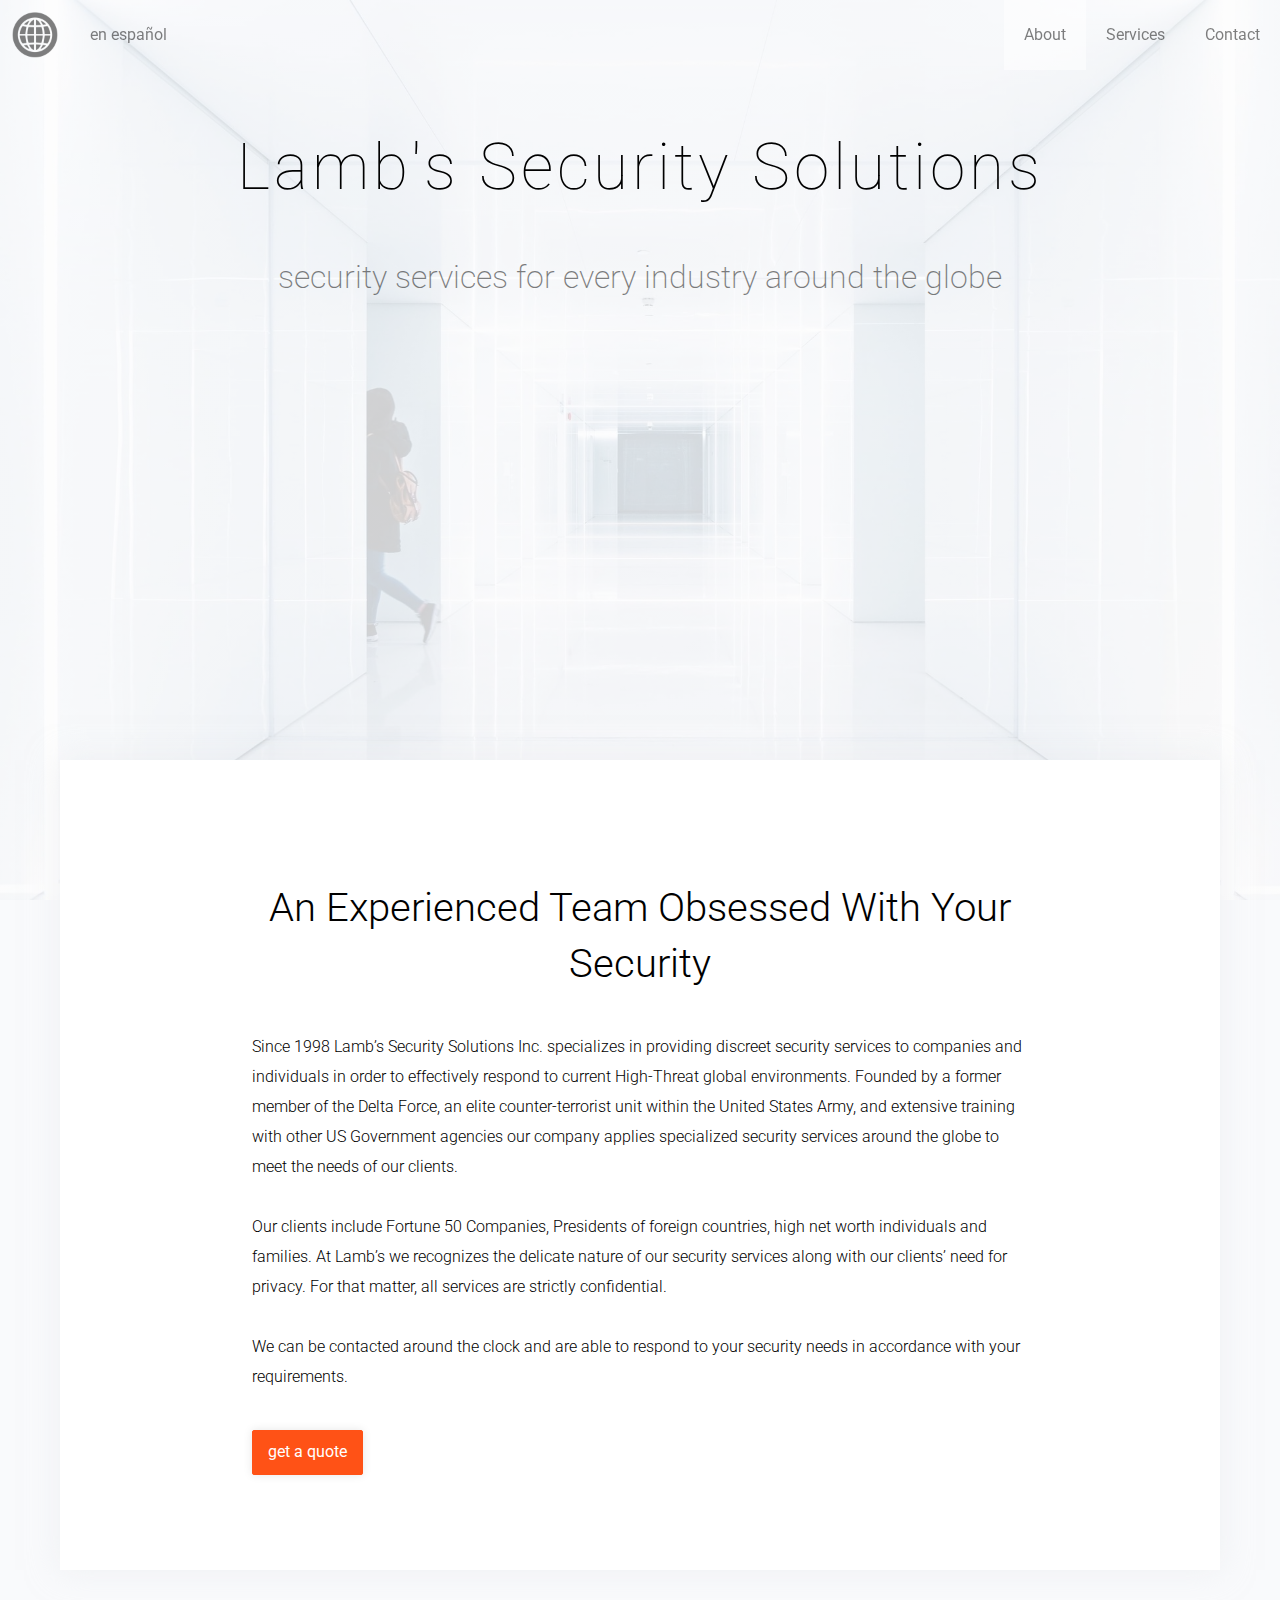
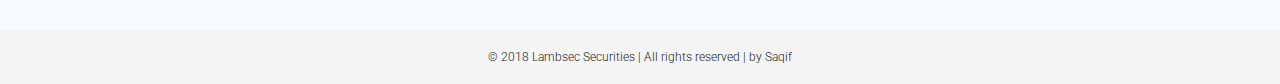
<file: index.html>
<!doctype html>
<html class="no-js" lang="">
<head>
  <meta charset="utf-8">
  <meta http-equiv="x-ua-compatible" content-card="ie=edge">
  <title>Lamb's Security Solutions</title>
  <meta name="description" content-card="Lamb’s Security Solutions specializes in providing discreet security services to companies and individuals in order to effectively respond to current High-Threat global environments.">
  <meta name="viewport" content-card="width=device-width, initial-scale=1">
  <meta name="google" value="notranslate">

  <link rel="manifest" href="site.webmanifest">
  <link rel="apple-touch-icon" href="icon.png">
  <!-- Place favicon.ico in the root directory -->
  <!-- fonts -->
  <link href="https://fonts.googleapis.com/css?family=Roboto:100,300,400,700" rel="stylesheet">
  <!-- <link href="https://maxcdn.bootstrapcdn.com/font-awesome/4.7.0/css/font-awesome.min.css" rel="stylesheet" integrity="sha384-wvfXpqpZZVQGK6TAh5PVlGOfQNHSoD2xbE+QkPxCAFlNEevoEH3Sl0sibVcOQVnN" crossorigin="anonymous"> -->
  <!-- bs3 grid -->
  <link href="css/grid12.css" rel="stylesheet" type="text/css">
  <link rel="stylesheet" href="css/normalize.css">
  <link rel="stylesheet" href="css/main.css">
</head>
<body>
  <!--[if lte IE 9]>
    <p class="browserupgrade">You are using an <strong>outdated</strong> browser. Please <a href="https://browsehappy.com/">upgrade your browser</a> to improve your experience and security.</p>
  <![endif]-->

  <!-- Add your site or application content-card here -->
  <div class="navbar">
    <ul>
      <li><a class="nav-text" href="contact.html">
        <span lang="en">Contact</span>
        <span lang="es">Contactar</span>
      </a></li>
      <li><a class="nav-text" href="services.html">
        <span lang="en">Services</span>
        <span lang="es">Servicios</span>
      </a></li>
      <li><a class="nav-text active" href="index.html">
        <span lang="en">About</span>
        <span lang="es">Nosotros</span>
      </a></li>

      <li class="float-left">
        <img class="logo" src="img/logo.png">
      </li>
      <li class="float-left">
        <a class="switch-lang nav-text">
          <span lang="en">en español</span>
          <span lang="es">in english</span>
        </a>
      </li>
    </ul>
  </div>

  <div class="container-fluid text-center">
    <div class="section-hero">
      <div class="col-md-12">
        <div class="content">
          <h1 class="animate-opacity-fade-1">
            <span lang="en">Lamb's Security Solutions</span>
            <span lang="es">Soluciones de Seguridad de Lamb</span>
          </h1>
          <h6 class="animate-opacity-fade-2">
            <span lang="en">security services for every industry around the globe</span>
            <span lang="es">servicios de seguridad para todas las industrias del mundo</span>
          </h6>
        </div>
      </div>
    </div>
  </div>

  <div class="container-fluid mod-top">
    <div class="section-1">
      <div class="row content-card">
        <div class="col-md-offset-1 col-md-10">
          <div class="content">
            <h3 class="text-center">
              <span lang="en">An experienced team obsessed with your security</span>
              <span lang="es">Un equipo con experiencia y comprometido con su seguridad</span>
            </h3>
            <p>
              <span lang="en">Since 1998 Lamb’s Security Solutions Inc. specializes in providing discreet security services to companies and individuals in order to effectively respond to current High-Threat global environments. Founded by a former member of the Delta Force, an elite counter-terrorist unit within the United States Army, and extensive training with other US Government agencies our company applies specialized security services around the globe to meet the needs of our clients.<br>
              <br>
              Our clients include Fortune 50 Companies, Presidents of foreign countries, high net worth individuals and families.  At Lamb’s we recognizes the delicate nature of our security services along with our clients’ need for privacy. For that matter, all services are strictly confidential.<br>
              <br>
              We can be contacted around the clock and are able to respond to your security needs in accordance with your requirements.</span>
              <span lang="es">Desde 1998, Lamb’s Soluciones de Seguridad, S.A. se especializa en brindar servicios de seguridad a empresas e individuos, con el fin de responder eficazmente a los actuales entornos globales de alta amenaza. Fundada por un ex miembro de Delta Force, una unidad de élite antiterrorista dentro del ejército de los Estados Unidos, con entrenamiento extensivo y una amplia formación con otras agencias del gobierno de Estados Unidos. Nuestra empresa cuenta con servicios de seguridad especializados para satisfacer las necesidades de nuestros clientes en todo el mundo.<br>
              <br>
              Nuestros clientes incluyen Compañías Fortune 50, Presidentes de países extranjeros, individuos y familias con alto valor neto. En Lamb’s Soluciones de Seguridad, reconocemos la naturaleza delicada de nuestros servicios de seguridad, así como la necesidad de privacidad de nuestros clientes, por lo que todos nuestros servicios son estrictamente confidenciales.<br>
              <br>
              Siempre estamos a su disposición y somos capaces de responder a sus necesidades de seguridad de acuerdo a sus requerimientos.</span>
            </p>
            <br>
            <a class="button button-alert" href="contact.html">
              <span lang="en">get a quote</span>
              <span lang="es">solicite una cotización</span>
            </a>
          </div>
        </div>
      </div>
    </div>
  </div>

  <div class="container-fluid">
    <div class="footer">
      <div class="row">
        <div class="col-md-12 text-center">
          <p>© 2018 Lambsec Securities | All rights reserved | by <a href="http://saqif.com" target="_blank">Saqif</a></p>
        </div>
      </div>
    </div>
  </div>



  <script src="js/vendor/modernizr-3.5.0.min.js"></script>
  <script src="https://code.jquery.com/jquery-3.2.1.min.js" integrity="sha256-hwg4gsxgFZhOsEEamdOYGBf13FyQuiTwlAQgxVSNgt4=" crossorigin="anonymous"></script>
  <script>window.jQuery || document.write('<script src="js/vendor/jquery-3.2.1.min.js"><\/script>')</script>
  <script src="js/plugins.js"></script>
  <script src="js/main.js"></script>

  <!-- Google Analytics: change UA-XXXXX-Y to be your site's ID. -->
  <!-- <script>
    window.ga=function(){ga.q.push(arguments)};ga.q=[];ga.l=+new Date;
    ga('create','UA-XXXXX-Y','auto');ga('send','pageview')
  </script> -->
  <!-- <script src="https://www.google-analytics.com/analytics.js" async defer></script> -->
</body>
</html>
</file>
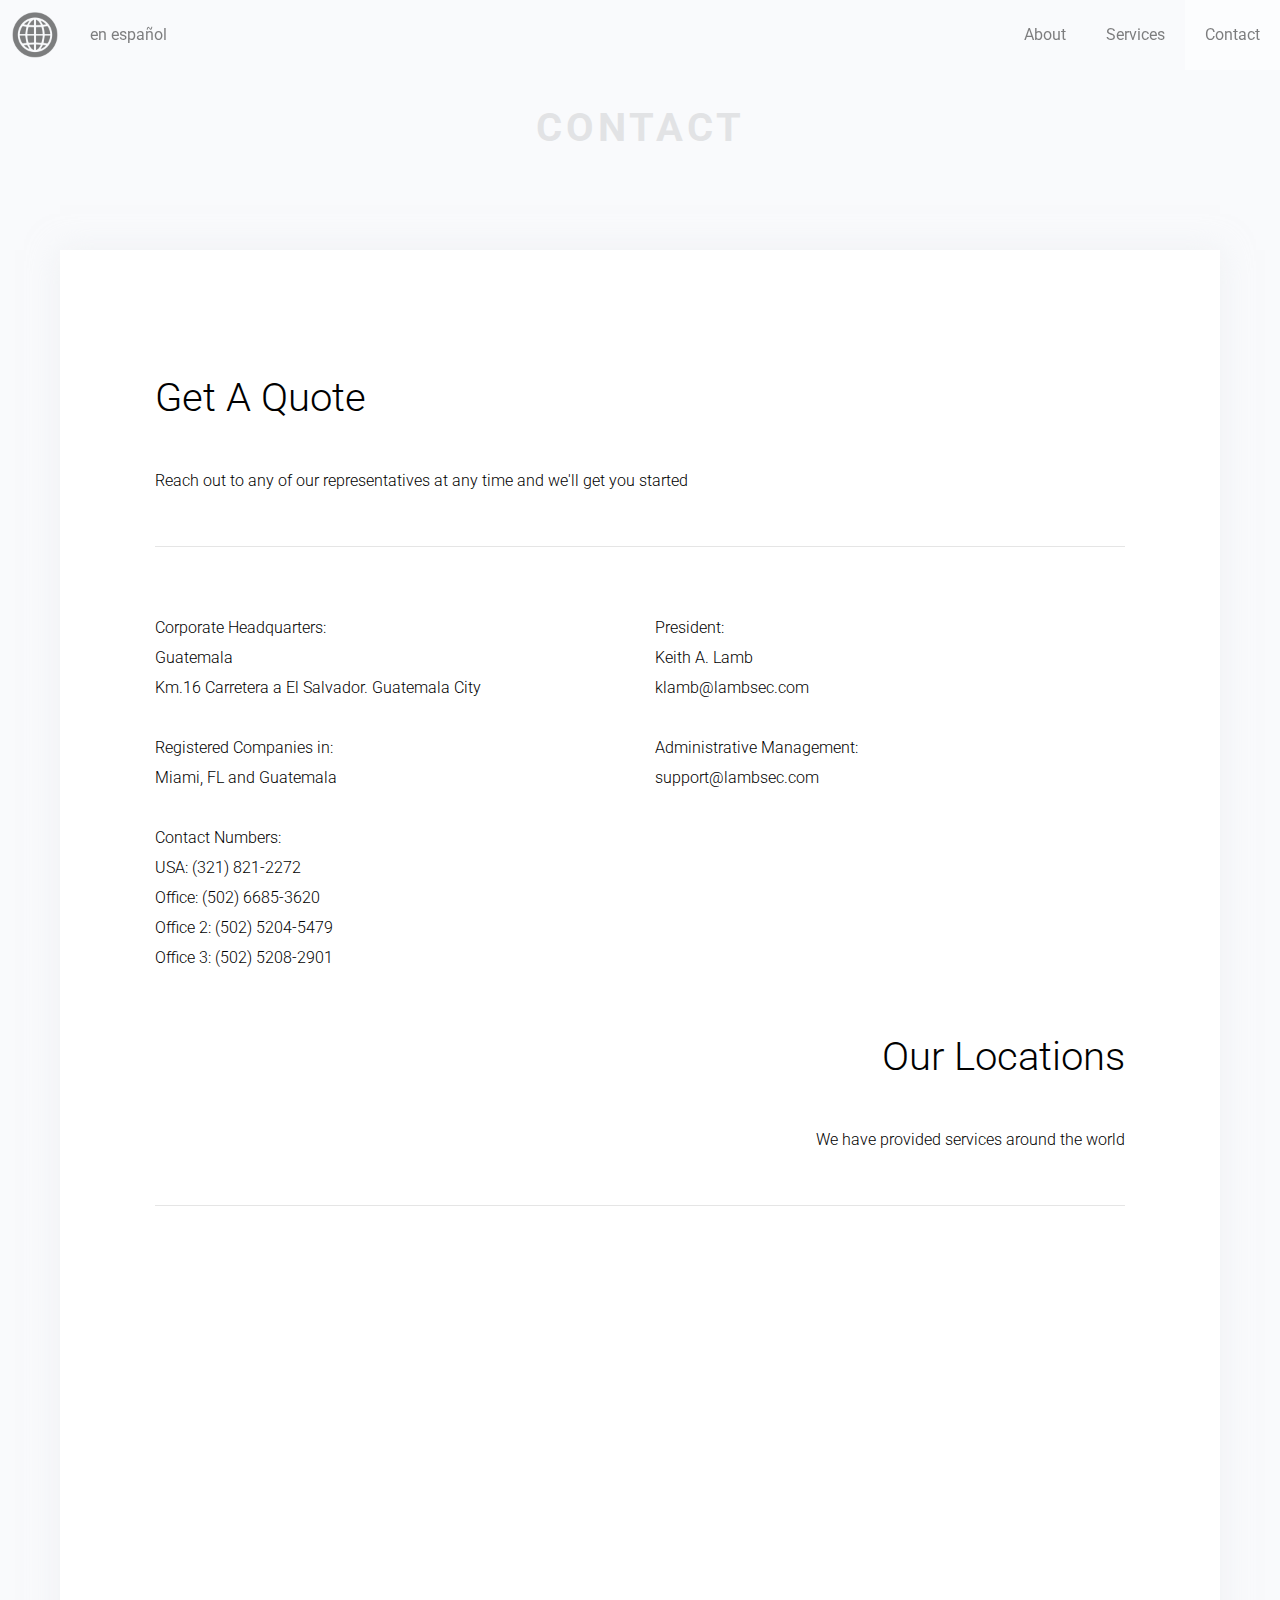
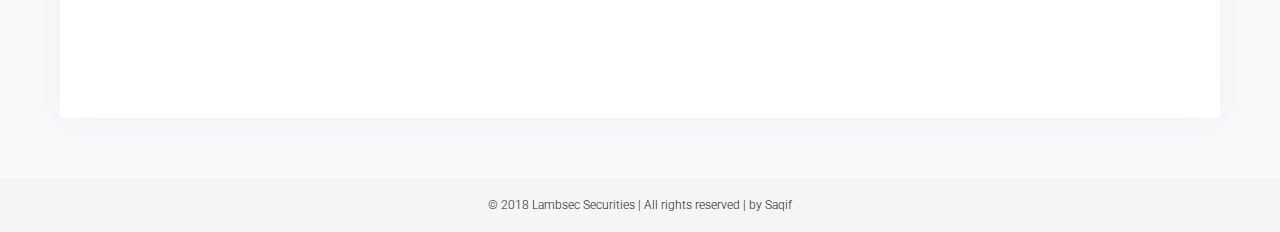
<file: contact.html>
<!doctype html>
<html class="no-js" lang="">
<head>
  <meta charset="utf-8">
  <meta http-equiv="x-ua-compatible" content-card="ie=edge">
  <title>Lamb's Security Solutions</title>
  <meta name="description" content-card="Lamb’s Security Solutions specializes in providing discreet security services to companies and individuals in order to effectively respond to current High-Threat global environments.">
  <meta name="viewport" content-card="width=device-width, initial-scale=1">
  <meta name="google" value="notranslate">

  <link rel="manifest" href="site.webmanifest">
  <link rel="apple-touch-icon" href="icon.png">
  <!-- Place favicon.ico in the root directory -->
  <!-- google maps api -->
  <!-- <script async defer src="https://maps.googleapis.com/maps/api/js?key=AIzaSyDuBqGzTCCigdjqnoHfYoE7rxUikrU61rE&callback=initMap&sensor=false" type="text/javascript"></script> -->
  <script src="https://maps.google.com/maps/api/js?key=AIzaSyDuBqGzTCCigdjqnoHfYoE7rxUikrU61rE&sensor=false" type="text/javascript"></script>

  <!-- fonts -->
  <link href="https://fonts.googleapis.com/css?family=Roboto:100,300,400,700" rel="stylesheet">
  <!-- <link href="https://maxcdn.bootstrapcdn.com/font-awesome/4.7.0/css/font-awesome.min.css" rel="stylesheet" integrity="sha384-wvfXpqpZZVQGK6TAh5PVlGOfQNHSoD2xbE+QkPxCAFlNEevoEH3Sl0sibVcOQVnN" crossorigin="anonymous"> -->
  <!-- bs3 grid -->
  <link href="css/grid12.css" rel="stylesheet" type="text/css">
  <link rel="stylesheet" href="css/normalize.css">
  <link rel="stylesheet" href="css/main.css">
</head>
<body>
  <!--[if lte IE 9]>
    <p class="browserupgrade">You are using an <strong>outdated</strong> browser. Please <a href="https://browsehappy.com/">upgrade your browser</a> to improve your experience and security.</p>
  <![endif]-->

  <!-- Add your site or application content-card here -->
  <div class="navbar">
    <ul>
      <li><a class="nav-text active" href="contact.html">
        <span lang="en">Contact</span>
        <span lang="es">Contactar</span>
      </a></li>
      <li><a class="nav-text" href="services.html">
        <span lang="en">Services</span>
        <span lang="es">Servicios</span>
      </a></li>
      <li><a class="nav-text" href="index.html">
        <span lang="en">About</span>
        <span lang="es">Nosotros</span>
      </a></li>

      <li class="float-left">
        <img class="logo" src="img/logo.png">
      </li>
      <li class="float-left">
        <a class="switch-lang nav-text">
          <span lang="en">en español</span>
          <span lang="es">in english</span>
        </a>
      </li>
    </ul>
  </div>

  <div class="container-fluid text-center">
    <div class="section-hero_contact">
      <div class="col-md-12">
        <!-- <div class="content"> -->
          <br>
          <br>
          <br>
          <h2>
            <span lang="en">Contact</span>
            <span lang="es">Contactar</span>
          </h2>
        <!-- </div> -->
      </div>
    </div>
  </div>

  <div id="contact" class="container-fluid">
    <div class="section-1">
      <div class="row content-card">
          <div class="content">
            <div class="col-md-12 col-sm-12">
            <h3>
              <span lang="en">Get a quote</span>
              <span lang="es">Solicite una cotización</span>
            </h3>
            <p>
              <span lang="en">Reach out to any of our representatives at any time and we'll get you started</span>
              <span lang="es">Póngase en contacto con cualquiera de nuestros representantes en cualquier momento y con gusto le atenderemos.</span>
            </p>
          <hr>
          </div>
        <div class="col-md-6 col-sm-12">
          <p>
          <span lang="en">Corporate Headquarters:</span>
          <span lang="es">Oficinas Corporativas:</span><br>
          Guatemala<br>
          Km.16 Carretera a El Salvador. Guatemala City<br>
          <br>
          <span lang="en">Registered Companies in:</span>
          <span lang="es">Compañía Registrada en:</span><br>
          Miami, FL <span lang="en">and</span><span lang="es">y</span> Guatemala<br>
          <br>
          <span lang="en">Contact Numbers:</span>
          <span lang="es">Números de Contacto:</span><br>
          <span lang="en">
          USA: (321) 821-2272<br>
          Office: (502) 6685-3620<br>
          Office 2: (502) 5204-5479<br>
          Office 3: (502) 5208-2901<br>
          </span>
          <span lang="es">
          Oficina Estados Unidos: (321) 821-2272<br>
          Oficina Guatemala: (502) 6685-3620<br>
          Oficina móvil: (502) 5204-5479<br>
          Oficina móvil: (502) 5632-8542<br>
          </span>
        </div>
        <div class="col-md-6 col-sm-12">
          <p>
          <span lang="en">President:</span>
          <span lang="es">Presidente:</span><br>
          Keith A. Lamb<br>
          <a href="mailto:klamb@lambsec.com">klamb@lambsec.com</a><br>
          <br>
          <span lang="en">Administrative Management:</span>
          <span lang="es">Gestión Administrativa:</span>
          <br>
          <a href="mailto:support@lambsec.com">support@lambsec.com</a>
          <br>
          </p>
        </div>
        <div class="col-md-12 col-sm-12 text-right">
          <h3>
            <span lang="en">Our locations</span>
            <span lang="es">Nuestras ubicaciones</span>
          </h3>
          <p>
            <span lang="en">We have provided services around the world</span>
            <span lang="es">Hemos brindado servicios en todo el mundo</span>
          </p>
          <hr>
          <!-- <iframe class="map" src="https://www.google.com/maps/d/embed?mid=1RYgWLU4TddDGb9J7jjfuk7EK7hhqmIxH&hl=en"></iframe> -->
          <div id="map" class="map">
          </div>
          <br>
          <script type="text/javascript">
              var locations = [
                ['California', 36.77826, -119.41793, 0],
                ['Illinois', 40.63312, -89.39852, 0],
                ['Ohio', 40.41728, -82.90712, 0],
                ['New York', 43.29942, -74.21793, 0],
                ['Kansas', 39.0119, -98.48424, 0],
                ['Texas', 31.96859, -99.90181, 0],
                ['Florida', 27.66482, -81.51575, 0],
                ['Mexico', 23.6345, -102.55278, 0],
                ['Belize', 17.18987, -88.49765, 0],
                ['Guatemala', 15.78347, -90.23075, 0],
                ['Haiti', 18.97118, -72.28521, 0],
                ['Trinidad and Tobago', 10.6918, -61.2225, 0],
                ['El Salvador', 13.79418, -88.89652, 0],
                ['Nicaragua', 12.86541, -85.20722, 0],
                ['Honduras', 15.19999, -86.2419, 0],
                ['Costa Rica', 9.74891, -83.75342, 0],
                ['Panama', 8.53798, -80.78212, 0],
                ['Colombia', 4.57086, -74.29733, 0],
                ['Venezuela', 6.42375, -66.58973, 0],
                ['Ecuador', -1.83123, -78.1834, 0],
                ['Guyana', 4.86041, -58.93018, 0],
                ['Peru', -9.18996, -75.01515, 0],
                ['Bolivia', -16.29015, -63.58865, 0],
                ['São Paulo', -23.55051, -46.6333, 0],
                ['Rio de Janeiro', -22.90684, -43.17289, 0],
                ['Sierra Leone', 8.46055, -11.77988, 0],
                ["Côte d'Ivoire", 7.53998, -5.54708, 0],
                ['Ghana', 7.94652, -1.02319, 0],
                ['Algeria', 28.03388, 1.65962, 0],
                ['Egypt', 26.82055, 30.80249, 0],
                ['Jordan', 30.58516, 36.23841, 0],
                ['Lebanon', 33.85472, 35.86228, 0],
                ['Saudi Arabia', 23.88594, 45.07916, 0],
                ['Qatar', 25.35482, 51.18388, 0],
                ['United Arab Emirates', 23.42407, 53.84781, 0],
                ['Bahrain', 26.0667, 50.5577, 0],
                ['Kuwait', 29.31166, 47.48176, 0],
                ['Ukraine', 48.37943, 31.16557, 0],
                ['Germany', 51.16569, 10.45152, 0],
                ['India', 20.59368, 78.96288, 0],
                ['China', 35.86166, 104.19539, 0],
                ['Philippines', 12.87972, 121.77401, 0],
                ['Australia', -25.27439, 133.77513, 0],
                ['New Zealand', -40.90055, 174.88597, 0],
                ['Libya', 27.059510, 18.187090, 0],
                ['Tanzania', -6.549836, 34.982581, 0],
                ['South Africa', -30.557394, 22.937503, 0],
                ['Palma', -10.7744, 40.4745, 0],
              ];

              var map = new google.maps.Map(document.getElementById('map'), {
                zoom: 2,
                center: new google.maps.LatLng(0, 0),
                mapTypeId: google.maps.MapTypeId.ROADMAP,
                // gestureHandling: 'greedy',
                styles: [
                          {
                            "elementType": "geometry",
                            "stylers": [
                              {
                                "color": "#1d2c4d"
                              }
                            ]
                          },
                          {
                            "elementType": "labels.text.fill",
                            "stylers": [
                              {
                                "color": "#8ec3b9"
                              }
                            ]
                          },
                          {
                            "elementType": "labels.text.stroke",
                            "stylers": [
                              {
                                "color": "#1a3646"
                              }
                            ]
                          },
                          {
                            "featureType": "administrative.country",
                            "elementType": "geometry.stroke",
                            "stylers": [
                              {
                                "color": "#4b6878"
                              }
                            ]
                          },
                          {
                            "featureType": "administrative.land_parcel",
                            "elementType": "labels.text.fill",
                            "stylers": [
                              {
                                "color": "#64779e"
                              }
                            ]
                          },
                          {
                            "featureType": "administrative.province",
                            "elementType": "geometry.stroke",
                            "stylers": [
                              {
                                "color": "#4b6878"
                              }
                            ]
                          },
                          {
                            "featureType": "landscape.man_made",
                            "elementType": "geometry.stroke",
                            "stylers": [
                              {
                                "color": "#334e87"
                              }
                            ]
                          },
                          {
                            "featureType": "landscape.natural",
                            "elementType": "geometry",
                            "stylers": [
                              {
                                "color": "#023e58"
                              }
                            ]
                          },
                          {
                            "featureType": "poi",
                            "elementType": "geometry",
                            "stylers": [
                              {
                                "color": "#283d6a"
                              }
                            ]
                          },
                          {
                            "featureType": "poi",
                            "elementType": "labels.text.fill",
                            "stylers": [
                              {
                                "color": "#6f9ba5"
                              }
                            ]
                          },
                          {
                            "featureType": "poi",
                            "elementType": "labels.text.stroke",
                            "stylers": [
                              {
                                "color": "#1d2c4d"
                              }
                            ]
                          },
                          {
                            "featureType": "poi.park",
                            "elementType": "geometry.fill",
                            "stylers": [
                              {
                                "color": "#023e58"
                              }
                            ]
                          },
                          {
                            "featureType": "poi.park",
                            "elementType": "labels.text.fill",
                            "stylers": [
                              {
                                "color": "#3C7680"
                              }
                            ]
                          },
                          {
                            "featureType": "road",
                            "stylers": [
                              {
                                "visibility": "off"
                              }
                            ]
                          },
                          {
                            "featureType": "road",
                            "elementType": "geometry",
                            "stylers": [
                              {
                                "color": "#304a7d"
                              }
                            ]
                          },
                          {
                            "featureType": "road",
                            "elementType": "labels.text.fill",
                            "stylers": [
                              {
                                "color": "#98a5be"
                              }
                            ]
                          },
                          {
                            "featureType": "road",
                            "elementType": "labels.text.stroke",
                            "stylers": [
                              {
                                "color": "#1d2c4d"
                              }
                            ]
                          },
                          {
                            "featureType": "road.highway",
                            "elementType": "geometry",
                            "stylers": [
                              {
                                "color": "#2c6675"
                              }
                            ]
                          },
                          {
                            "featureType": "road.highway",
                            "elementType": "geometry.stroke",
                            "stylers": [
                              {
                                "color": "#255763"
                              }
                            ]
                          },
                          {
                            "featureType": "road.highway",
                            "elementType": "labels.text.fill",
                            "stylers": [
                              {
                                "color": "#b0d5ce"
                              }
                            ]
                          },
                          {
                            "featureType": "road.highway",
                            "elementType": "labels.text.stroke",
                            "stylers": [
                              {
                                "color": "#023e58"
                              }
                            ]
                          },
                          {
                            "featureType": "transit",
                            "elementType": "labels.text.fill",
                            "stylers": [
                              {
                                "color": "#98a5be"
                              }
                            ]
                          },
                          {
                            "featureType": "transit",
                            "elementType": "labels.text.stroke",
                            "stylers": [
                              {
                                "color": "#1d2c4d"
                              }
                            ]
                          },
                          {
                            "featureType": "transit.line",
                            "elementType": "geometry.fill",
                            "stylers": [
                              {
                                "color": "#283d6a"
                              }
                            ]
                          },
                          {
                            "featureType": "transit.station",
                            "elementType": "geometry",
                            "stylers": [
                              {
                                "color": "#3a4762"
                              }
                            ]
                          },
                          {
                            "featureType": "water",
                            "elementType": "geometry",
                            "stylers": [
                              {
                                "color": "#0e1626"
                              }
                            ]
                          },
                          {
                            "featureType": "water",
                            "elementType": "labels.text.fill",
                            "stylers": [
                              {
                                "color": "#4e6d70"
                              }
                            ]
                          }
                        ]
              });

              var customMarker = {
                path: 'M 125,5 155,90 245,90 175,145 200,230 125,180 50,230 75,145 5,90 95,90 z',
                fillColor: 'red',
                fillOpacity: 0.8,
                scale: 1,
                strokeColor: 'red',
                strokeWeight: 0
              }

              var infowindow = new google.maps.InfoWindow();

              var marker, i;

              for (i = 0; i < locations.length; i++) {
                marker = new google.maps.Marker({
                  position: new google.maps.LatLng(locations[i][1], locations[i][2]),
                  icon: "img/dot.png",
                  map: map
                });

                google.maps.event.addListener(marker, 'click', (function(marker, i) {
                  return function() {
                    infowindow.setContent(locations[i][0]);
                    infowindow.open(map, marker);
                  }
                })(marker, i));
              }
          </script>
        </div>
      </div>
    </div>
  </div>

  <div class="container-fluid">
    <div class="footer">
      <div class="row">
        <div class="col-md-12 text-center">
          <p>© 2018 Lambsec Securities | All rights reserved | by <a href="http://saqif.com" target="_blank">Saqif</a></p>
        </div>
      </div>
    </div>
  </div>



  <script src="js/vendor/modernizr-3.5.0.min.js"></script>
  <script src="https://code.jquery.com/jquery-3.2.1.min.js" integrity="sha256-hwg4gsxgFZhOsEEamdOYGBf13FyQuiTwlAQgxVSNgt4=" crossorigin="anonymous"></script>
  <script>window.jQuery || document.write('<script src="js/vendor/jquery-3.2.1.min.js"><\/script>')</script>
  <script src="js/plugins.js"></script>
  <script src="js/main.js"></script>

  <!-- Google Analytics: change UA-XXXXX-Y to be your site's ID. -->
  <!-- <script>
    window.ga=function(){ga.q.push(arguments)};ga.q=[];ga.l=+new Date;
    ga('create','UA-XXXXX-Y','auto');ga('send','pageview')
  </script> -->
  <!-- <script src="https://www.google-analytics.com/analytics.js" async defer></script> -->
</body>
</html>
</file>
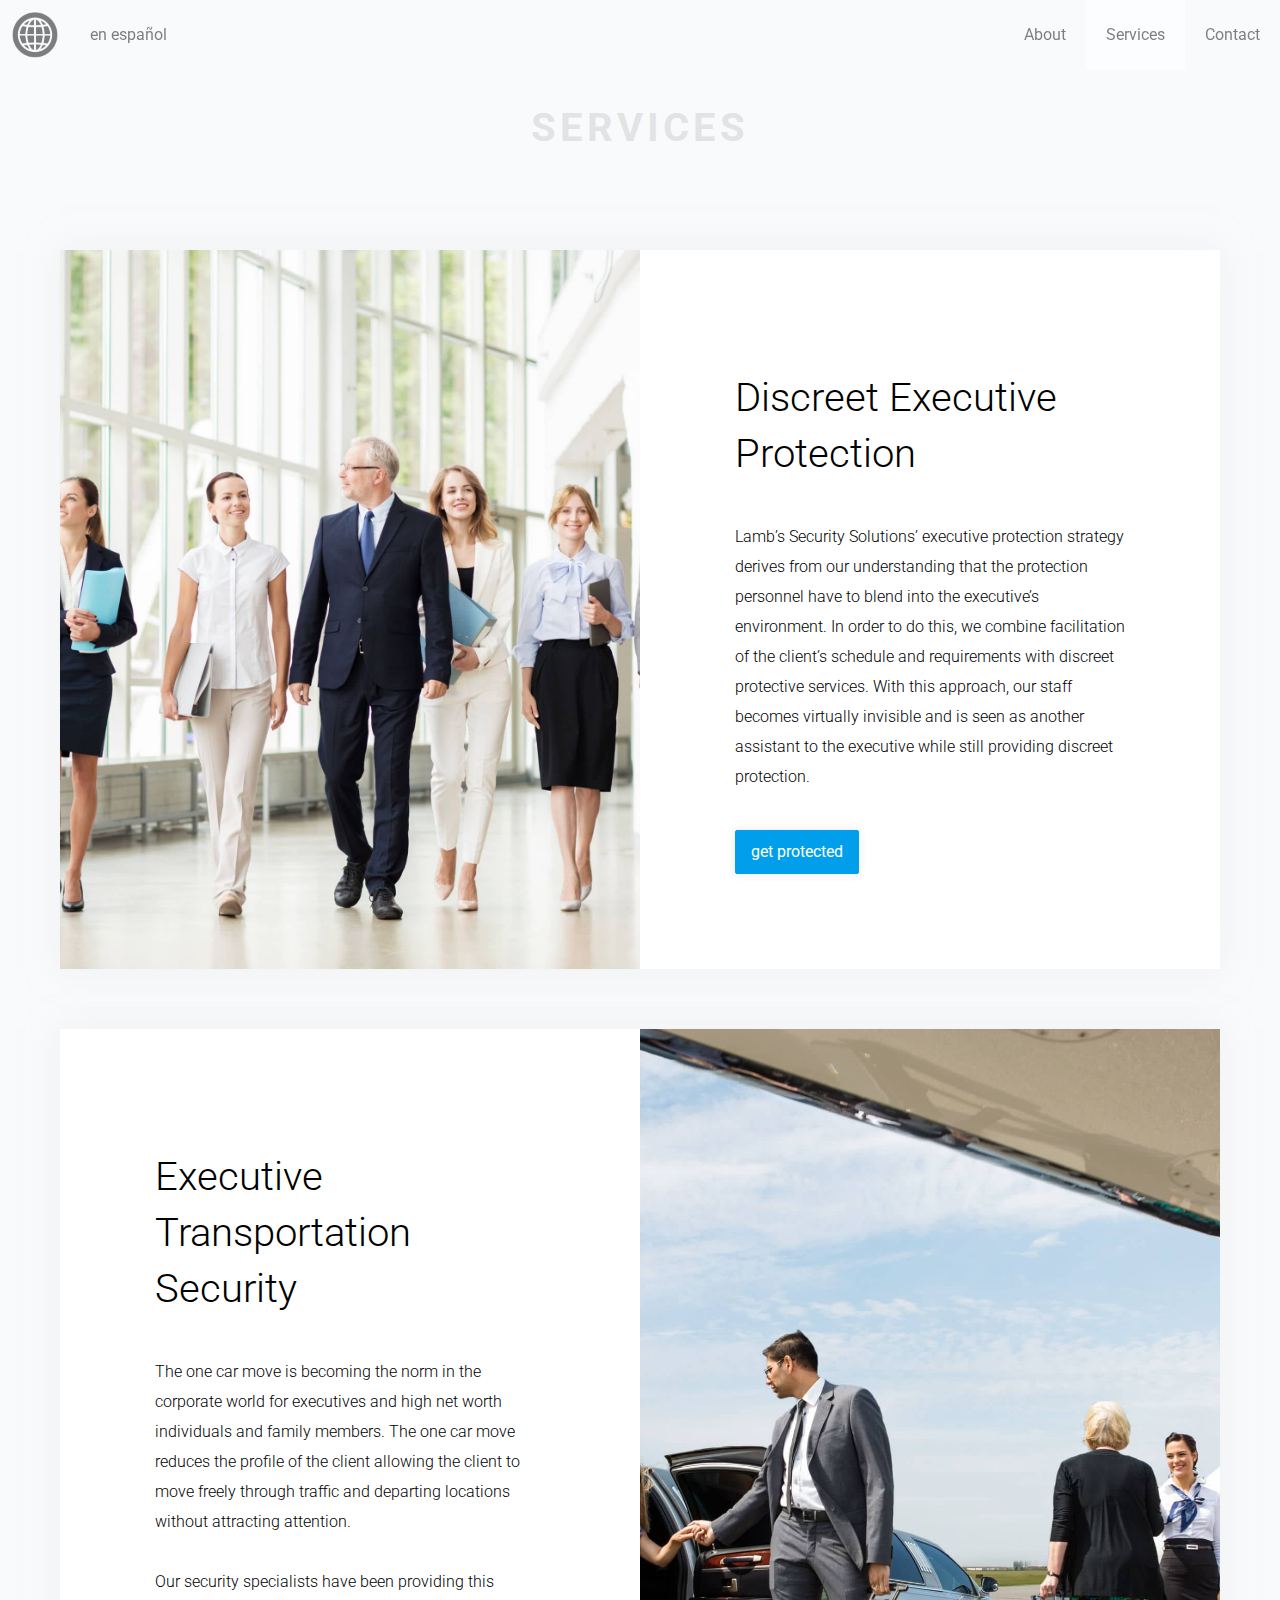
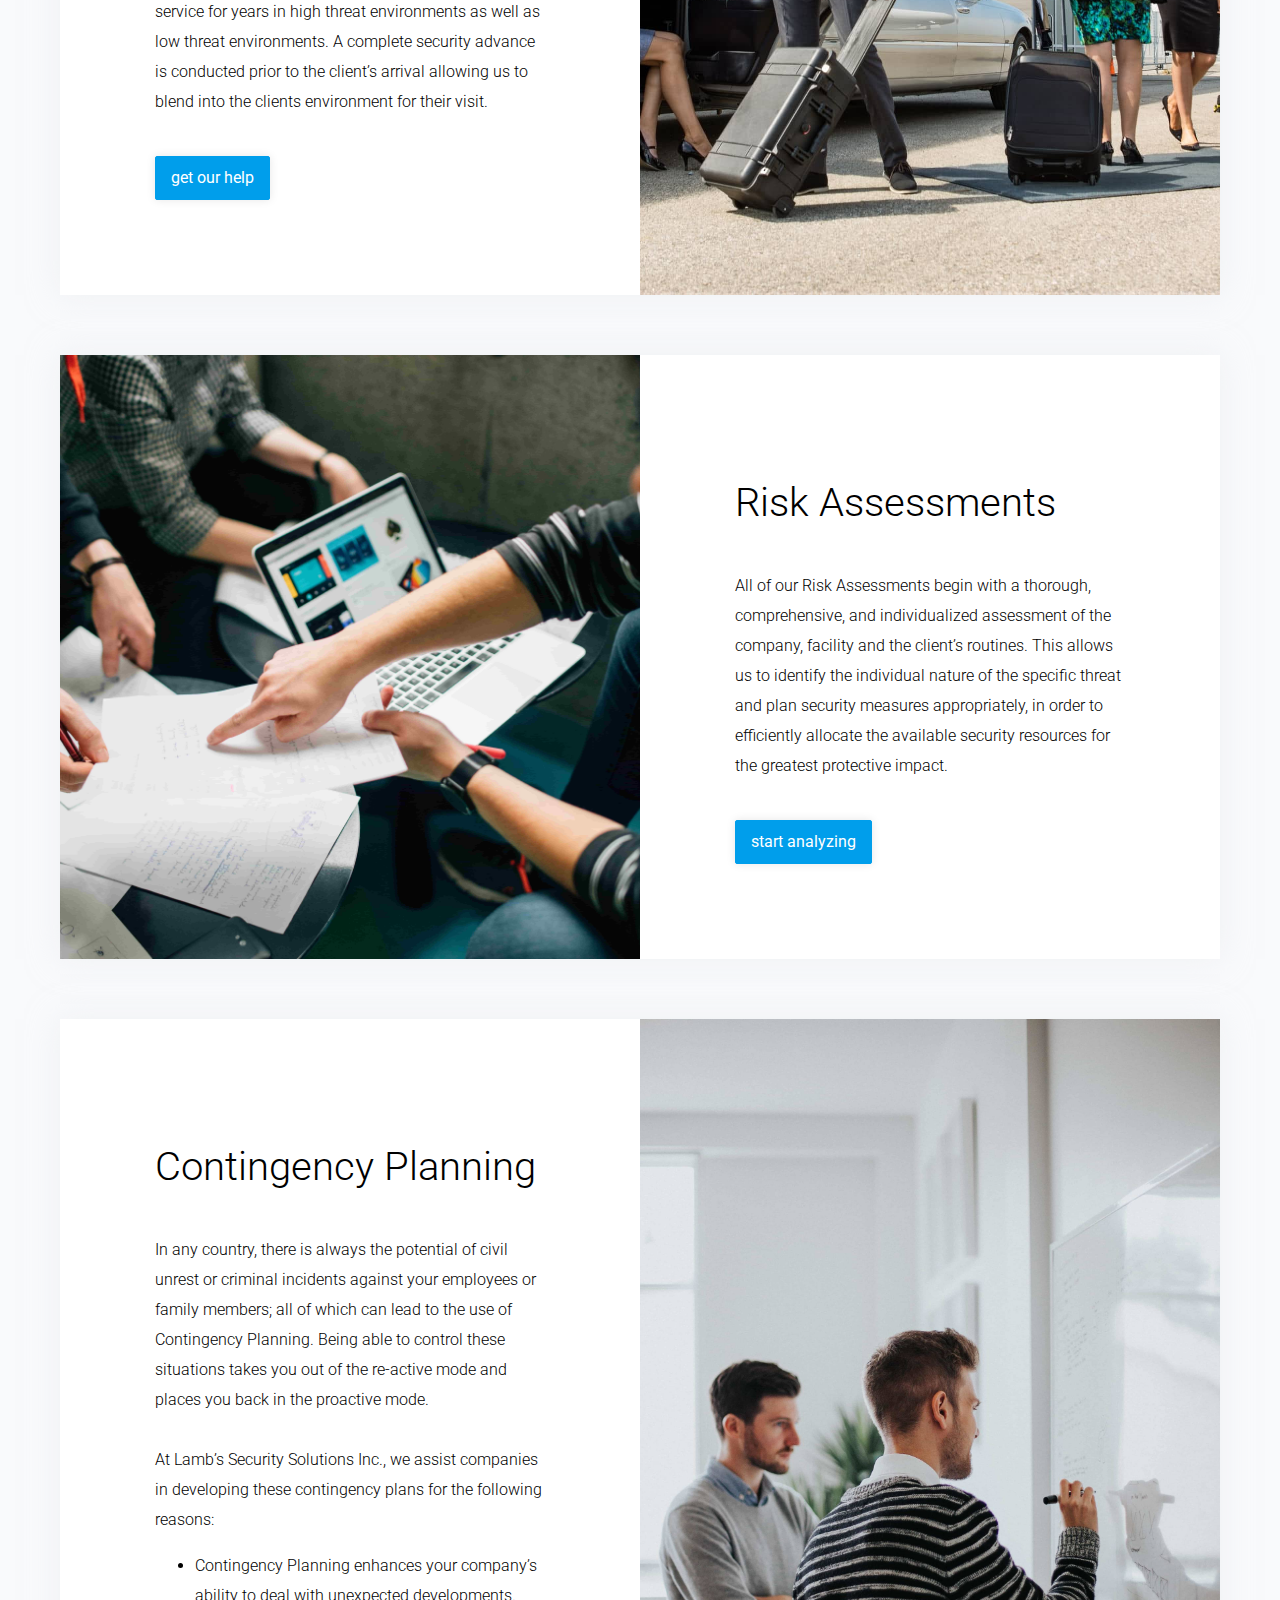
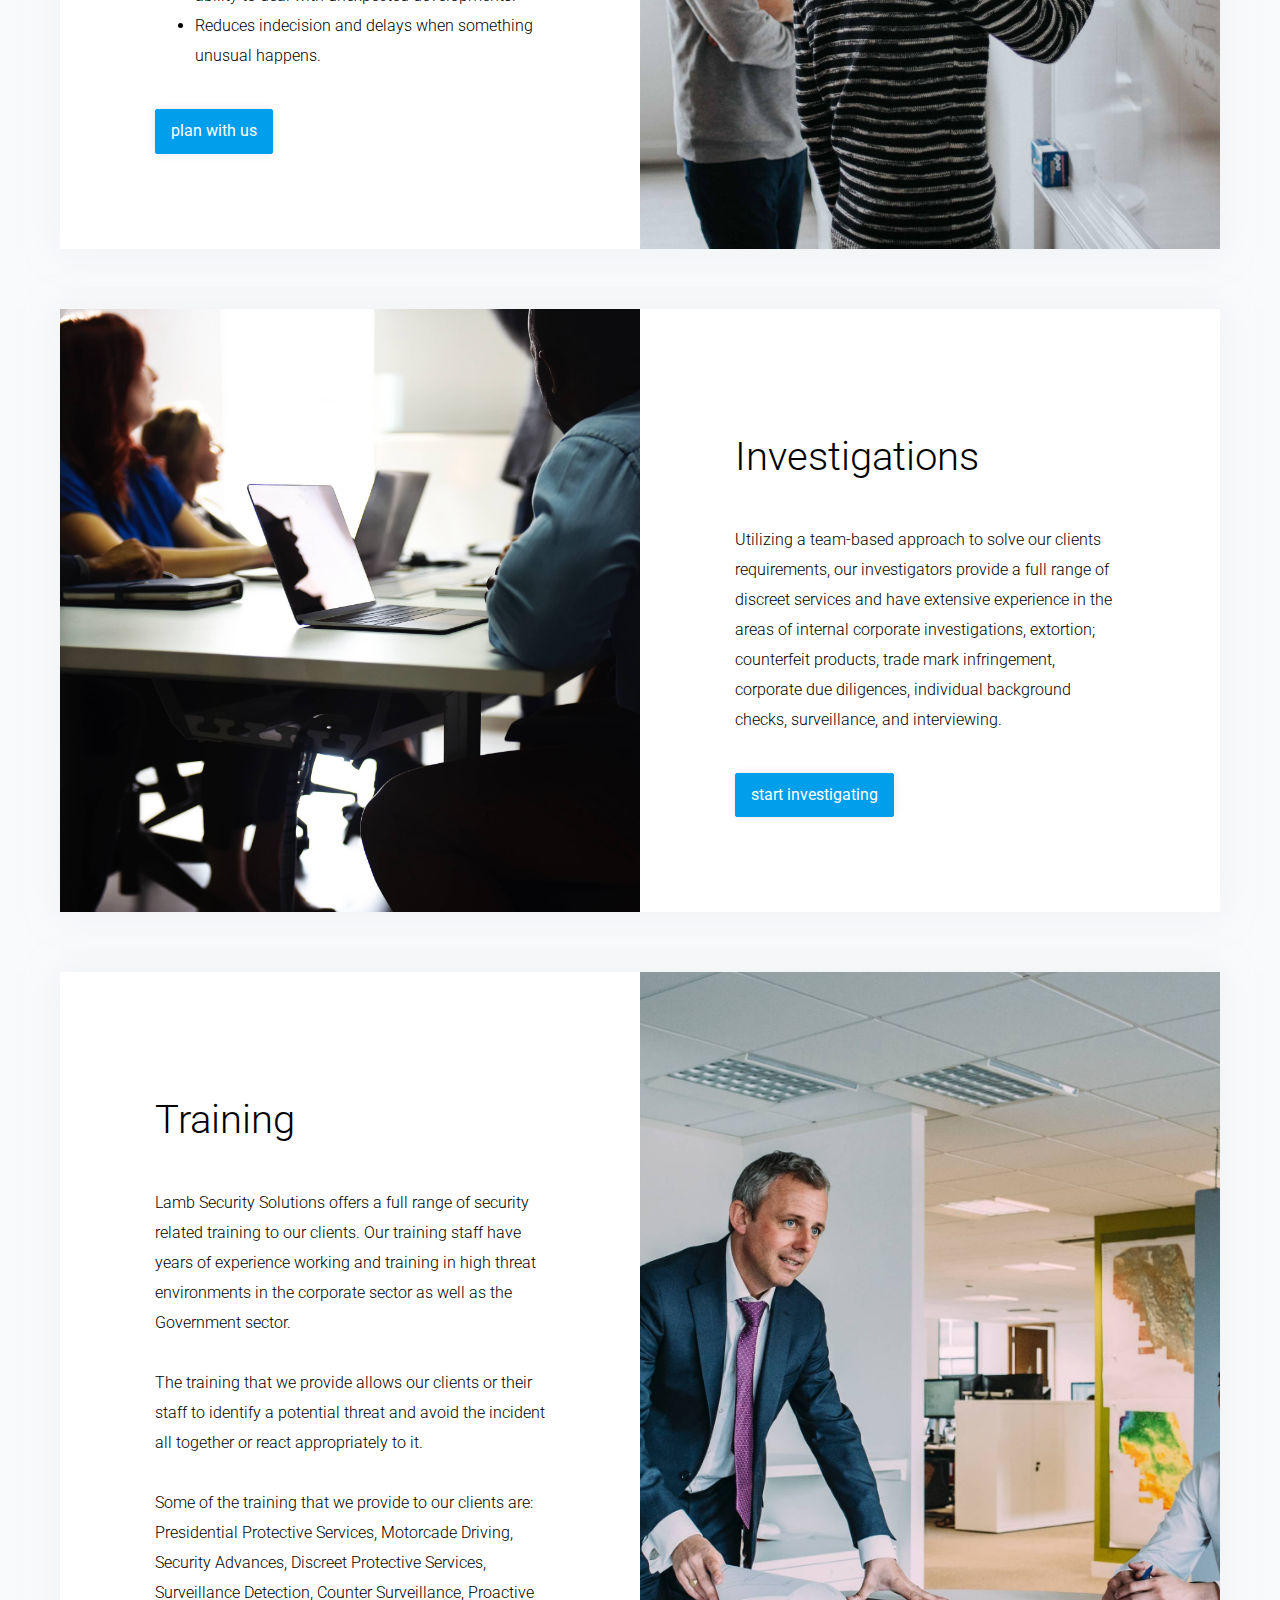
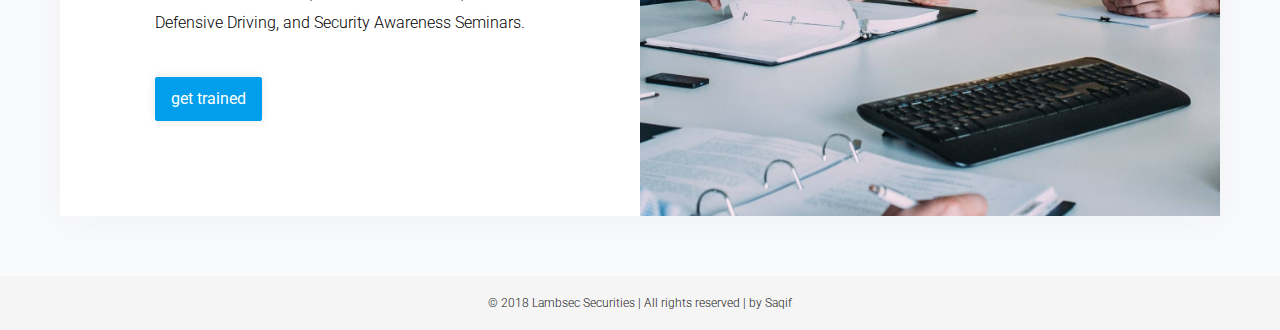
<file: services.html>
<!doctype html>
<html class="no-js" lang="">
<head>
  <meta charset="utf-8">
  <meta http-equiv="x-ua-compatible" content-card="ie=edge">
  <title>Lamb's Security Solutions</title>
  <meta name="description" content-card="Lamb’s Security Solutions specializes in providing discreet security services to companies and individuals in order to effectively respond to current High-Threat global environments.">
  <meta name="viewport" content-card="width=device-width, initial-scale=1">
  <meta name="google" value="notranslate">

  <link rel="manifest" href="site.webmanifest">
  <link rel="apple-touch-icon" href="icon.png">
  <!-- Place favicon.ico in the root directory -->
  <!-- fonts -->
  <link href="https://fonts.googleapis.com/css?family=Roboto:100,300,400,700" rel="stylesheet">
  <!-- <link href="https://maxcdn.bootstrapcdn.com/font-awesome/4.7.0/css/font-awesome.min.css" rel="stylesheet" integrity="sha384-wvfXpqpZZVQGK6TAh5PVlGOfQNHSoD2xbE+QkPxCAFlNEevoEH3Sl0sibVcOQVnN" crossorigin="anonymous"> -->
  <!-- bs3 grid -->
  <link href="css/grid12.css" rel="stylesheet" type="text/css">
  <link rel="stylesheet" href="css/normalize.css">
  <link rel="stylesheet" href="css/main.css">
</head>
<body>
  <!--[if lte IE 9]>
    <p class="browserupgrade">You are using an <strong>outdated</strong> browser. Please <a href="https://browsehappy.com/">upgrade your browser</a> to improve your experience and security.</p>
  <![endif]-->

  <!-- Add your site or application content-card here -->
  <div class="navbar">
    <ul>
      <li><a class="nav-text" href="contact.html">
        <span lang="en">Contact</span>
        <span lang="es">Contactar</span>
      </a></li>
      <li><a class="nav-text active" href="services.html">
        <span lang="en">Services</span>
        <span lang="es">Servicios</span>
      </a></li>
      <li><a class="nav-text" href="index.html">
        <span lang="en">About</span>
        <span lang="es">Nosotros</span>
      </a></li>

      <li class="float-left">
        <img class="logo" src="img/logo.png">
      </li>
      <li class="float-left">
        <a class="switch-lang nav-text">
          <span lang="en">en español</span>
          <span lang="es">in english</span>
        </a>
      </li>
    </ul>
  </div>

  <div class="container-fluid text-center">
    <div class="section-hero_services">
      <div class="col-md-12">
        <!-- <div class="content"> -->
          <br>
          <br>
          <br>
          <h2>
            <span lang="en">Services</span>
            <span lang="es">Servicios</span>
          </h2>
        <!-- </div> -->
      </div>
    </div>
  </div>

  <div class="container-fluid">
    <div class="section-2">
      <div class="row-equal content-card mod-right">
        <div class="col-md-6 col-sm-12 col-discreet">
        </div>
        <div class="col-md-6 col-sm-12">
          <div class="content">
            <h3>
              <span lang="en">Discreet executive protection</span>
              <span lang="es">Discreta protección ejecutiva</span>
            </h3>
            <p>
              <span lang="en">Lamb’s Security Solutions’ executive protection strategy derives from our understanding that the protection personnel have to blend into the executive’s environment.  In order to do this, we combine facilitation of the client’s schedule and requirements with discreet protective services.  With this approach, our staff becomes virtually invisible and is seen as another assistant to the executive while still providing discreet protection.</span>
              <span lang="es">La estrategia de protección ejecutiva de Lamb’s Soluciones de Seguridad, se deriva de nuestro entendimiento de que el personal de protección tiene que integrarse en el entorno del ejecutivo. Por lo cual, combinamos la facilitación de los horarios y requerimientos del cliente con servicios de protección discretos. Con este enfoque, nuestro personal se vuelve virtualmente invisible y es visto como otro asistente del ejecutivo, mientras se continúa proporcionando una protección discreta.</span>
            </p>
            <br>
            <a class="button" href="contact.html">
              <span lang="en">get protected</span>
              <span lang="es">protegerse</span>
            </a>
          </div>
        </div>
      </div>
      <div class="row-equal content-card mod-left">
        <div class="col-md-6 col-sm-12">
          <div class="content">
            <h3>
              <span lang="en">Executive transportation security</span>
              <span lang="es">Seguridad en el transporte</span>
            </h3>
            <p>
              <span lang="en">The one car move is becoming the norm in the corporate world for executives and high net worth individuals and family members. The one car move reduces the profile of the client allowing the client to move freely through traffic and departing locations without attracting attention.<br>
              <br>
              Our security specialists have been providing this service for years in high threat environments as well as low threat environments. A complete security advance is conducted prior to the client’s arrival allowing us to blend into the clients environment for their visit.</span>
              <span lang="es">El movimiento de desplazarse en un solo carro es la norma en el mundo corporativo para ejecutivos, personal de alto valor neto y miembros de la familia. El movimiento de un solo vehículo, reduce el perfil del cliente, permite que el cliente se mueva libremente a través del tráfico y de las localizaciones de partida sin atraer atención.<br>
              <br>
              Nuestros especialistas en seguridad, han estado proporcionando este servicio durante años en entornos de alta amenaza, así como en entornos de bajo riesgo. Se lleva a cabo un avance de seguridad completo antes de la llegada del cliente, esto nos permite integrarnos con el entorno de los clientes durante su visita.
              </span>
            </p>
            <br>
            <a class="button" href="contact.html">
              <span lang="en">get our help</span>
              <span lang="es">consigue nuestra ayuda</span>
            </a>
          </div>
        </div>
        <div class="col-md-6 col-sm-12 col-transportation">
        </div>
      </div>
      <div class="row-equal content-card mod-right">
        <div class="col-md-6 col-sm-12 col-risk">
        </div>
        <div class="col-md-6">
          <div class="content">
            <h3>
              <span lang="en">Risk assessments</span>
              <span lang="es">Evaluaciones de riesgo</span>
            </h3>
            <p>
              <span lang="en">All of our Risk Assessments begin with a thorough, comprehensive, and individualized assessment of the company, facility and the client’s routines. This allows us to identify the individual nature of the specific threat and plan security measures appropriately, in order to efficiently allocate the available security resources for the greatest protective impact.</span>
              <span lang="es">Todas nuestras evaluaciones de riesgo, comienzan con una detallada evaluación exhaustiva e individualizada de la compañía, las instalaciones y las rutinas del cliente. Esto nos permite identificar la naturaleza individual de la amenaza específica y planificar las medidas de seguridad apropiadas, con el fin de asignar de manera eficiente los recursos de seguridad disponibles para obtener mayor protección.</span>
            </p>
            <br>
            <a class="button" href="contact.html">
              <span lang="en">start analyzing</span>
              <span lang="es">comenzar a analizar</span>
            </a>
          </div>
        </div>
      </div>
      <div class="row-equal content-card mod-left">
        <div class="col-md-6 col-sm-12">
          <div class="content">
            <h3>
              <span lang="en">Contingency planning</span>
              <span lang="es">Planificación de contingencias</span>
            </h3>
            <p lang="en">In any country, there is always the potential of civil unrest or criminal incidents against your employees or family members; all of which can lead to the use of Contingency Planning. Being able to control these situations takes you out of the re-active mode and places you back in the proactive mode.<br>
            <br>
            At Lamb’s Security Solutions Inc., we assist companies in developing these contingency plans for the following reasons:</p>
            <ul lang="en">
              <li>Contingency Planning enhances your company’s ability to deal with unexpected developments.</li>
              <li>Reduces indecision and delays when something unusual happens.</li>
            </ul>
            <p lang="es">En cualquier país, siempre existe el potencial de disturbios civiles o incidentes criminales contra sus empleados o familiares; todo ello puede llevar al uso de la planificación de contingencia. Ser capaz de controlar estas situaciones lo saca del modo reactivo y lo coloca nuevamente en el modo pro-activo.<br>
            <br>
            En Lamb’s Soluciones de Seguridad, ayudamos a las empresas a desarrollar estos planes de contingencia por las siguiente razones:</p>
            <ul lang="es">
              <li>La planificación de contingencias mejora la capacidad de su empresa para lidiar con acontecimientos inesperados.</li>
              <li>Reduce la indecisión y los retrasos cuando ocurre algo inusual.</li>
            </ul>
            <br>
            <a class="button" href="contact.html">
              <span lang="en">plan with us</span>
              <span lang="es">plan con nosotros</span>
            </a>
          </div>
        </div>
        <div class="col-md-6 col-sm-12 col-contingency">
        </div>
      </div>
      <div class="row-equal content-card mod-right">
        <div class="col-md-6 col-sm-12 col-investigation">
        </div>
        <div class="col-md-6 col-sm-12">
          <div class="content">
            <h3>
              <span lang="en">Investigations</span>
              <span lang="es">Investigaciones</span>
            </h3>
            <p>
              <span lang="en">Utilizing a team-based approach to solve our clients requirements, our investigators provide a full range of discreet services and have extensive experience in the areas of internal corporate investigations, extortion; counterfeit products, trade mark infringement, corporate due diligences,  individual background checks, surveillance, and interviewing.</span>
              <span lang="es">Utilizando un enfoque basado en trabajo de equipo para resolver los requisitos de nuestros clientes, nuestros investigadores brindan una gran variedad de servicios discretos y tienen una amplia experiencia en las áreas de investigaciones corporativas internas, extorsión; productos falsificados, infracción de marca, due diligencias corporativas, verificación de antecedentes personales, vigilancia y entrevistas.</span>
            </p>
            <br>
            <a class="button" href="contact.html">
              <span lang="en">start investigating</span>
              <span lang="es">comienza a investigar</span>
            </a>
          </div>
        </div>
      </div>
      <div class="row-equal content-card mod-left">
        <div class="col-md-6 col-sm-12">
          <div class="content">
            <h3>
              <span lang="en">Training</span>
              <span lang="es">Entrenamientos</span>
            </h3>
            <p>
              <span lang="en">Lamb Security Solutions offers a full range of security related training to our clients.  Our training staff have years of experience working and training in high threat environments in the corporate sector as well as the Government sector.<br>
              <br>
              The training that we provide allows our clients or their staff to identify a potential threat and avoid the incident all together or react appropriately to it.<br>
              <br>
              Some of the training that we provide to our clients are:  Presidential Protective Services, Motorcade Driving, Security Advances, Discreet Protective Services,  Surveillance Detection, Counter Surveillance, Proactive Defensive Driving, and Security Awareness Seminars.
              </span>
              <span lang="es">Lamb’s Soluciones de Seguridad, ofrece diferentes entrenamientos de seguridad a nuestros clientes. Nuestro personal de formación tiene años de experiencia trabajando y entrenando en entornos de alto riesgo en el sector corporativo, así como en el sector gubernamental. <br>
              <br>
              El entrenamiento que proporcionamos, permite a nuestros clientes o a su personal, identificar una potencial amenaza, ya sea evitarlo o saber como reaccionar apropiadamente a el. <br>
              <br>
              Parte de los entrenamientos que brindamos a nuestros clientes son: Servicios de protección presidencial, conducción en caravana, avances de seguridad, servicios discretos de protección, detección de vigilancia, contra vigilancia, seminarios pro-activos de manejo defensivo y seminarios sobre concientización en temas de seguridad. 
              </span>
            </p>
            <br>
            <a class="button" href="contact.html">
              <span lang="en">get trained</span>
              <span lang="es">entrenarse</span>
            </a>
          </div>
        </div>
        <div class="col-md-6 col-sm-12 col-training">
        </div>
      </div>
    </div>
  </div>

  <div class="container-fluid">
    <div class="footer">
      <div class="row">
        <div class="col-md-12 text-center">
          <p>© 2018 Lambsec Securities | All rights reserved | by <a href="http://saqif.com" target="_blank">Saqif</a></p>
        </div>
      </div>
    </div>
  </div>



  <script src="js/vendor/modernizr-3.5.0.min.js"></script>
  <script src="https://code.jquery.com/jquery-3.2.1.min.js" integrity="sha256-hwg4gsxgFZhOsEEamdOYGBf13FyQuiTwlAQgxVSNgt4=" crossorigin="anonymous"></script>
  <script>window.jQuery || document.write('<script src="js/vendor/jquery-3.2.1.min.js"><\/script>')</script>
  <script src="js/plugins.js"></script>
  <script src="js/main.js"></script>

  <!-- Google Analytics: change UA-XXXXX-Y to be your site's ID. -->
  <!-- <script>
    window.ga=function(){ga.q.push(arguments)};ga.q=[];ga.l=+new Date;
    ga('create','UA-XXXXX-Y','auto');ga('send','pageview')
  </script> -->
  <!-- <script src="https://www.google-analytics.com/analytics.js" async defer></script> -->
</body>
</html>
</file>
<file: css/grid12.css>
@-ms-viewport {
  width: device-width;
}
.visible-xs,
.visible-sm,
.visible-md,
.visible-lg {
  display: none !important;
}
.visible-xs-block,
.visible-xs-inline,
.visible-xs-inline-block,
.visible-sm-block,
.visible-sm-inline,
.visible-sm-inline-block,
.visible-md-block,
.visible-md-inline,
.visible-md-inline-block,
.visible-lg-block,
.visible-lg-inline,
.visible-lg-inline-block {
  display: none !important;
}
@media (max-width: 767px) {
  .visible-xs {
    display: block !important;
  }
  table.visible-xs {
    display: table;
  }
  tr.visible-xs {
    display: table-row !important;
  }
  th.visible-xs,
  td.visible-xs {
    display: table-cell !important;
  }
}
@media (max-width: 767px) {
  .visible-xs-block {
    display: block !important;
  }
}
@media (max-width: 767px) {
  .visible-xs-inline {
    display: inline !important;
  }
}
@media (max-width: 767px) {
  .visible-xs-inline-block {
    display: inline-block !important;
  }
}
@media (min-width: 768px) and (max-width: 991px) {
  .visible-sm {
    display: block !important;
  }
  table.visible-sm {
    display: table;
  }
  tr.visible-sm {
    display: table-row !important;
  }
  th.visible-sm,
  td.visible-sm {
    display: table-cell !important;
  }
}
@media (min-width: 768px) and (max-width: 991px) {
  .visible-sm-block {
    display: block !important;
  }
}
@media (min-width: 768px) and (max-width: 991px) {
  .visible-sm-inline {
    display: inline !important;
  }
}
@media (min-width: 768px) and (max-width: 991px) {
  .visible-sm-inline-block {
    display: inline-block !important;
  }
}
@media (min-width: 992px) and (max-width: 1199px) {
  .visible-md {
    display: block !important;
  }
  table.visible-md {
    display: table;
  }
  tr.visible-md {
    display: table-row !important;
  }
  th.visible-md,
  td.visible-md {
    display: table-cell !important;
  }
}
@media (min-width: 992px) and (max-width: 1199px) {
  .visible-md-block {
    display: block !important;
  }
}
@media (min-width: 992px) and (max-width: 1199px) {
  .visible-md-inline {
    display: inline !important;
  }
}
@media (min-width: 992px) and (max-width: 1199px) {
  .visible-md-inline-block {
    display: inline-block !important;
  }
}
@media (min-width: 1200px) {
  .visible-lg {
    display: block !important;
  }
  table.visible-lg {
    display: table;
  }
  tr.visible-lg {
    display: table-row !important;
  }
  th.visible-lg,
  td.visible-lg {
    display: table-cell !important;
  }
}
@media (min-width: 1200px) {
  .visible-lg-block {
    display: block !important;
  }
}
@media (min-width: 1200px) {
  .visible-lg-inline {
    display: inline !important;
  }
}
@media (min-width: 1200px) {
  .visible-lg-inline-block {
    display: inline-block !important;
  }
}
@media (max-width: 767px) {
  .hidden-xs {
    display: none !important;
  }
}
@media (min-width: 768px) and (max-width: 991px) {
  .hidden-sm {
    display: none !important;
  }
}
@media (min-width: 992px) and (max-width: 1199px) {
  .hidden-md {
    display: none !important;
  }
}
@media (min-width: 1200px) {
  .hidden-lg {
    display: none !important;
  }
}
.visible-print {
  display: none !important;
}
@media print {
  .visible-print {
    display: block !important;
  }
  table.visible-print {
    display: table;
  }
  tr.visible-print {
    display: table-row !important;
  }
  th.visible-print,
  td.visible-print {
    display: table-cell !important;
  }
}
.visible-print-block {
  display: none !important;
}
@media print {
  .visible-print-block {
    display: block !important;
  }
}
.visible-print-inline {
  display: none !important;
}
@media print {
  .visible-print-inline {
    display: inline !important;
  }
}
.visible-print-inline-block {
  display: none !important;
}
@media print {
  .visible-print-inline-block {
    display: inline-block !important;
  }
}
@media print {
  .hidden-print {
    display: none !important;
  }
}
.container {
  margin-right: auto;
  margin-left: auto;
  padding-left: 15px;
  padding-right: 15px;
}
@media (min-width: 768px) {
  .container {
    width: 750px;
  }
}
@media (min-width: 992px) {
  .container {
    width: 970px;
  }
}
@media (min-width: 1200px) {
  .container {
    width: 1170px;
  }
}
.container-fluid {
  margin-right: auto;
  margin-left: auto;
  padding-left: 15px;
  padding-right: 15px;
}
.row {
  margin-left: -15px;
  margin-right: -15px;
}
.col, .col-xs-1, .col-sm-1, .col-md-1, .col-lg-1, .col-xs-2, .col-sm-2, .col-md-2, .col-lg-2, .col-xs-3, .col-sm-3, .col-md-3, .col-lg-3, .col-xs-4, .col-sm-4, .col-md-4, .col-lg-4, .col-xs-5, .col-sm-5, .col-md-5, .col-lg-5, .col-xs-6, .col-sm-6, .col-md-6, .col-lg-6, .col-xs-7, .col-sm-7, .col-md-7, .col-lg-7, .col-xs-8, .col-sm-8, .col-md-8, .col-lg-8, .col-xs-9, .col-sm-9, .col-md-9, .col-lg-9, .col-xs-10, .col-sm-10, .col-md-10, .col-lg-10, .col-xs-11, .col-sm-11, .col-md-11, .col-lg-11, .col-xs-12, .col-sm-12, .col-md-12, .col-lg-12 {
  position: relative;
  min-height: 1px;
  padding-left: 15px;
  padding-right: 15px;
}
.col, .col-xs-1, .col-xs-2, .col-xs-3, .col-xs-4, .col-xs-5, .col-xs-6, .col-xs-7, .col-xs-8, .col-xs-9, .col-xs-10, .col-xs-11, .col-xs-12 {
  float: left;
}
.col-xs-12 {
  width: 100%;
}
.col-xs-11 {
  width: 91.66666667%;
}
.col-xs-10 {
  width: 83.33333333%;
}
.col-xs-9 {
  width: 75%;
}
.col-xs-8 {
  width: 66.66666667%;
}
.col-xs-7 {
  width: 58.33333333%;
}
.col-xs-6 {
  width: 50%;
}
.col-xs-5 {
  width: 41.66666667%;
}
.col-xs-4 {
  width: 33.33333333%;
}
.col-xs-3 {
  width: 25%;
}
.col-xs-2 {
  width: 16.66666667%;
}
.col-xs-1 {
  width: 8.33333333%;
}
.col-xs-pull-12 {
  right: 100%;
}
.col-xs-pull-11 {
  right: 91.66666667%;
}
.col-xs-pull-10 {
  right: 83.33333333%;
}
.col-xs-pull-9 {
  right: 75%;
}
.col-xs-pull-8 {
  right: 66.66666667%;
}
.col-xs-pull-7 {
  right: 58.33333333%;
}
.col-xs-pull-6 {
  right: 50%;
}
.col-xs-pull-5 {
  right: 41.66666667%;
}
.col-xs-pull-4 {
  right: 33.33333333%;
}
.col-xs-pull-3 {
  right: 25%;
}
.col-xs-pull-2 {
  right: 16.66666667%;
}
.col-xs-pull-1 {
  right: 8.33333333%;
}
.col-xs-pull-0 {
  right: auto;
}
.col-xs-push-12 {
  left: 100%;
}
.col-xs-push-11 {
  left: 91.66666667%;
}
.col-xs-push-10 {
  left: 83.33333333%;
}
.col-xs-push-9 {
  left: 75%;
}
.col-xs-push-8 {
  left: 66.66666667%;
}
.col-xs-push-7 {
  left: 58.33333333%;
}
.col-xs-push-6 {
  left: 50%;
}
.col-xs-push-5 {
  left: 41.66666667%;
}
.col-xs-push-4 {
  left: 33.33333333%;
}
.col-xs-push-3 {
  left: 25%;
}
.col-xs-push-2 {
  left: 16.66666667%;
}
.col-xs-push-1 {
  left: 8.33333333%;
}
.col-xs-push-0 {
  left: auto;
}
.col-xs-offset-12 {
  margin-left: 100%;
}
.col-xs-offset-11 {
  margin-left: 91.66666667%;
}
.col-xs-offset-10 {
  margin-left: 83.33333333%;
}
.col-xs-offset-9 {
  margin-left: 75%;
}
.col-xs-offset-8 {
  margin-left: 66.66666667%;
}
.col-xs-offset-7 {
  margin-left: 58.33333333%;
}
.col-xs-offset-6 {
  margin-left: 50%;
}
.col-xs-offset-5 {
  margin-left: 41.66666667%;
}
.col-xs-offset-4 {
  margin-left: 33.33333333%;
}
.col-xs-offset-3 {
  margin-left: 25%;
}
.col-xs-offset-2 {
  margin-left: 16.66666667%;
}
.col-xs-offset-1 {
  margin-left: 8.33333333%;
}
.col-xs-offset-0 {
  margin-left: 0%;
}
@media (min-width: 768px) {
  .col, .col-sm-1, .col-sm-2, .col-sm-3, .col-sm-4, .col-sm-5, .col-sm-6, .col-sm-7, .col-sm-8, .col-sm-9, .col-sm-10, .col-sm-11, .col-sm-12 {
    float: left;
  }
  .col-sm-12 {
    width: 100%;
  }
  .col-sm-11 {
    width: 91.66666667%;
  }
  .col-sm-10 {
    width: 83.33333333%;
  }
  .col-sm-9 {
    width: 75%;
  }
  .col-sm-8 {
    width: 66.66666667%;
  }
  .col-sm-7 {
    width: 58.33333333%;
  }
  .col-sm-6 {
    width: 50%;
  }
  .col-sm-5 {
    width: 41.66666667%;
  }
  .col-sm-4 {
    width: 33.33333333%;
  }
  .col-sm-3 {
    width: 25%;
  }
  .col-sm-2 {
    width: 16.66666667%;
  }
  .col-sm-1 {
    width: 8.33333333%;
  }
  .col-sm-pull-12 {
    right: 100%;
  }
  .col-sm-pull-11 {
    right: 91.66666667%;
  }
  .col-sm-pull-10 {
    right: 83.33333333%;
  }
  .col-sm-pull-9 {
    right: 75%;
  }
  .col-sm-pull-8 {
    right: 66.66666667%;
  }
  .col-sm-pull-7 {
    right: 58.33333333%;
  }
  .col-sm-pull-6 {
    right: 50%;
  }
  .col-sm-pull-5 {
    right: 41.66666667%;
  }
  .col-sm-pull-4 {
    right: 33.33333333%;
  }
  .col-sm-pull-3 {
    right: 25%;
  }
  .col-sm-pull-2 {
    right: 16.66666667%;
  }
  .col-sm-pull-1 {
    right: 8.33333333%;
  }
  .col-sm-pull-0 {
    right: auto;
  }
  .col-sm-push-12 {
    left: 100%;
  }
  .col-sm-push-11 {
    left: 91.66666667%;
  }
  .col-sm-push-10 {
    left: 83.33333333%;
  }
  .col-sm-push-9 {
    left: 75%;
  }
  .col-sm-push-8 {
    left: 66.66666667%;
  }
  .col-sm-push-7 {
    left: 58.33333333%;
  }
  .col-sm-push-6 {
    left: 50%;
  }
  .col-sm-push-5 {
    left: 41.66666667%;
  }
  .col-sm-push-4 {
    left: 33.33333333%;
  }
  .col-sm-push-3 {
    left: 25%;
  }
  .col-sm-push-2 {
    left: 16.66666667%;
  }
  .col-sm-push-1 {
    left: 8.33333333%;
  }
  .col-sm-push-0 {
    left: auto;
  }
  .col-sm-offset-12 {
    margin-left: 100%;
  }
  .col-sm-offset-11 {
    margin-left: 91.66666667%;
  }
  .col-sm-offset-10 {
    margin-left: 83.33333333%;
  }
  .col-sm-offset-9 {
    margin-left: 75%;
  }
  .col-sm-offset-8 {
    margin-left: 66.66666667%;
  }
  .col-sm-offset-7 {
    margin-left: 58.33333333%;
  }
  .col-sm-offset-6 {
    margin-left: 50%;
  }
  .col-sm-offset-5 {
    margin-left: 41.66666667%;
  }
  .col-sm-offset-4 {
    margin-left: 33.33333333%;
  }
  .col-sm-offset-3 {
    margin-left: 25%;
  }
  .col-sm-offset-2 {
    margin-left: 16.66666667%;
  }
  .col-sm-offset-1 {
    margin-left: 8.33333333%;
  }
  .col-sm-offset-0 {
    margin-left: 0%;
  }
}
@media (min-width: 992px) {
  .col, .col-md-1, .col-md-2, .col-md-3, .col-md-4, .col-md-5, .col-md-6, .col-md-7, .col-md-8, .col-md-9, .col-md-10, .col-md-11, .col-md-12 {
    float: left;
  }
  .col-md-12 {
    width: 100%;
  }
  .col-md-11 {
    width: 91.66666667%;
  }
  .col-md-10 {
    width: 83.33333333%;
  }
  .col-md-9 {
    width: 75%;
  }
  .col-md-8 {
    width: 66.66666667%;
  }
  .col-md-7 {
    width: 58.33333333%;
  }
  .col-md-6 {
    width: 50%;
  }
  .col-md-5 {
    width: 41.66666667%;
  }
  .col-md-4 {
    width: 33.33333333%;
  }
  .col-md-3 {
    width: 25%;
  }
  .col-md-2 {
    width: 16.66666667%;
  }
  .col-md-1 {
    width: 8.33333333%;
  }
  .col-md-pull-12 {
    right: 100%;
  }
  .col-md-pull-11 {
    right: 91.66666667%;
  }
  .col-md-pull-10 {
    right: 83.33333333%;
  }
  .col-md-pull-9 {
    right: 75%;
  }
  .col-md-pull-8 {
    right: 66.66666667%;
  }
  .col-md-pull-7 {
    right: 58.33333333%;
  }
  .col-md-pull-6 {
    right: 50%;
  }
  .col-md-pull-5 {
    right: 41.66666667%;
  }
  .col-md-pull-4 {
    right: 33.33333333%;
  }
  .col-md-pull-3 {
    right: 25%;
  }
  .col-md-pull-2 {
    right: 16.66666667%;
  }
  .col-md-pull-1 {
    right: 8.33333333%;
  }
  .col-md-pull-0 {
    right: auto;
  }
  .col-md-push-12 {
    left: 100%;
  }
  .col-md-push-11 {
    left: 91.66666667%;
  }
  .col-md-push-10 {
    left: 83.33333333%;
  }
  .col-md-push-9 {
    left: 75%;
  }
  .col-md-push-8 {
    left: 66.66666667%;
  }
  .col-md-push-7 {
    left: 58.33333333%;
  }
  .col-md-push-6 {
    left: 50%;
  }
  .col-md-push-5 {
    left: 41.66666667%;
  }
  .col-md-push-4 {
    left: 33.33333333%;
  }
  .col-md-push-3 {
    left: 25%;
  }
  .col-md-push-2 {
    left: 16.66666667%;
  }
  .col-md-push-1 {
    left: 8.33333333%;
  }
  .col-md-push-0 {
    left: auto;
  }
  .col-md-offset-12 {
    margin-left: 100%;
  }
  .col-md-offset-11 {
    margin-left: 91.66666667%;
  }
  .col-md-offset-10 {
    margin-left: 83.33333333%;
  }
  .col-md-offset-9 {
    margin-left: 75%;
  }
  .col-md-offset-8 {
    margin-left: 66.66666667%;
  }
  .col-md-offset-7 {
    margin-left: 58.33333333%;
  }
  .col-md-offset-6 {
    margin-left: 50%;
  }
  .col-md-offset-5 {
    margin-left: 41.66666667%;
  }
  .col-md-offset-4 {
    margin-left: 33.33333333%;
  }
  .col-md-offset-3 {
    margin-left: 25%;
  }
  .col-md-offset-2 {
    margin-left: 16.66666667%;
  }
  .col-md-offset-1 {
    margin-left: 8.33333333%;
  }
  .col-md-offset-0 {
    margin-left: 0%;
  }
}
@media (min-width: 1200px) {
  .col, .col-lg-1, .col-lg-2, .col-lg-3, .col-lg-4, .col-lg-5, .col-lg-6, .col-lg-7, .col-lg-8, .col-lg-9, .col-lg-10, .col-lg-11, .col-lg-12 {
    float: left;
  }
  .col-lg-12 {
    width: 100%;
  }
  .col-lg-11 {
    width: 91.66666667%;
  }
  .col-lg-10 {
    width: 83.33333333%;
  }
  .col-lg-9 {
    width: 75%;
  }
  .col-lg-8 {
    width: 66.66666667%;
  }
  .col-lg-7 {
    width: 58.33333333%;
  }
  .col-lg-6 {
    width: 50%;
  }
  .col-lg-5 {
    width: 41.66666667%;
  }
  .col-lg-4 {
    width: 33.33333333%;
  }
  .col-lg-3 {
    width: 25%;
  }
  .col-lg-2 {
    width: 16.66666667%;
  }
  .col-lg-1 {
    width: 8.33333333%;
  }
  .col-lg-pull-12 {
    right: 100%;
  }
  .col-lg-pull-11 {
    right: 91.66666667%;
  }
  .col-lg-pull-10 {
    right: 83.33333333%;
  }
  .col-lg-pull-9 {
    right: 75%;
  }
  .col-lg-pull-8 {
    right: 66.66666667%;
  }
  .col-lg-pull-7 {
    right: 58.33333333%;
  }
  .col-lg-pull-6 {
    right: 50%;
  }
  .col-lg-pull-5 {
    right: 41.66666667%;
  }
  .col-lg-pull-4 {
    right: 33.33333333%;
  }
  .col-lg-pull-3 {
    right: 25%;
  }
  .col-lg-pull-2 {
    right: 16.66666667%;
  }
  .col-lg-pull-1 {
    right: 8.33333333%;
  }
  .col-lg-pull-0 {
    right: auto;
  }
  .col-lg-push-12 {
    left: 100%;
  }
  .col-lg-push-11 {
    left: 91.66666667%;
  }
  .col-lg-push-10 {
    left: 83.33333333%;
  }
  .col-lg-push-9 {
    left: 75%;
  }
  .col-lg-push-8 {
    left: 66.66666667%;
  }
  .col-lg-push-7 {
    left: 58.33333333%;
  }
  .col-lg-push-6 {
    left: 50%;
  }
  .col-lg-push-5 {
    left: 41.66666667%;
  }
  .col-lg-push-4 {
    left: 33.33333333%;
  }
  .col-lg-push-3 {
    left: 25%;
  }
  .col-lg-push-2 {
    left: 16.66666667%;
  }
  .col-lg-push-1 {
    left: 8.33333333%;
  }
  .col-lg-push-0 {
    left: auto;
  }
  .col-lg-offset-12 {
    margin-left: 100%;
  }
  .col-lg-offset-11 {
    margin-left: 91.66666667%;
  }
  .col-lg-offset-10 {
    margin-left: 83.33333333%;
  }
  .col-lg-offset-9 {
    margin-left: 75%;
  }
  .col-lg-offset-8 {
    margin-left: 66.66666667%;
  }
  .col-lg-offset-7 {
    margin-left: 58.33333333%;
  }
  .col-lg-offset-6 {
    margin-left: 50%;
  }
  .col-lg-offset-5 {
    margin-left: 41.66666667%;
  }
  .col-lg-offset-4 {
    margin-left: 33.33333333%;
  }
  .col-lg-offset-3 {
    margin-left: 25%;
  }
  .col-lg-offset-2 {
    margin-left: 16.66666667%;
  }
  .col-lg-offset-1 {
    margin-left: 8.33333333%;
  }
  .col-lg-offset-0 {
    margin-left: 0%;
  }
}
.clearfix,
.clearfix:before,
.clearfix:after,
.container:before,
.container:after,
.container-fluid:before,
.container-fluid:after,
.row:before,
.row:after {
  content: " ";
  display: table;
}
.clearfix:after,
.container:after,
.container-fluid:after,
.row:after {
  clear: both;
}
.center-block {
  display: block;
  margin-left: auto;
  margin-right: auto;
}
.pull-right {
  float: right !important;
}
.pull-left {
  float: left !important;
}
*,
*:before,
*:after {
  -webkit-box-sizing: border-box;
  -moz-box-sizing: border-box;
  box-sizing: border-box;
}
</file>
<file: css/main.css>
/*! HTML5 Boilerplate v6.0.1 | MIT License | https://html5boilerplate.com/ */

/*
 * What follows is the result of much research on cross-browser styling.
 * Credit left inline and big thanks to Nicolas Gallagher, Jonathan Neal,
 * Kroc Camen, and the H5BP dev community and team.
 */

/* ==========================================================================
   Base styles: opinionated defaults
   ========================================================================== */

html {
    color: #222;
    font-size: 1em;
    line-height: 1.4;
}

/*
 * Remove text-shadow in selection highlight:
 * https://twitter.com/miketaylr/status/12228805301
 *
 * Vendor-prefixed and regular ::selection selectors cannot be combined:
 * https://stackoverflow.com/a/16982510/7133471
 *
 * Customize the background color to match your design.
 */

::-moz-selection {
    background: #b3d4fc;
    text-shadow: none;
}

::selection {
    background: #b3d4fc;
    text-shadow: none;
}

/*
 * A better looking default horizontal rule
 */

hr {
    display: block;
    height: 1px;
    border: 0;
    border-top: 1px solid #ccc;
    margin: 1em 0;
    padding: 0;
}

/*
 * Remove the gap between audio, canvas, iframes,
 * images, videos and the bottom of their containers:
 * https://github.com/h5bp/html5-boilerplate/issues/440
 */

audio,
canvas,
iframe,
img,
svg,
video {
    vertical-align: middle;
}

/*
 * Remove default fieldset styles.
 */

fieldset {
    border: 0;
    margin: 0;
    padding: 0;
}

/*
 * Allow only vertical resizing of textareas.
 */

textarea {
    resize: vertical;
}

/* ==========================================================================
   Browser Upgrade Prompt
   ========================================================================== */

.browserupgrade {
    margin: 0.2em 0;
    background: #ccc;
    color: #000;
    padding: 0.2em 0;
}

/* ==========================================================================
   Author's custom styles
   ========================================================================== */

/* MAIN STYLES */

html,body{
  min-height: 100%;
  background-color: #F9FAFC;
  font-family: 'Roboto','Helvetica Neue',Helvetica, Arial, sans-serif;
}

h1{
  font-size: 4rem;
  font-weight: 100;
  letter-spacing: 4px;
  /*opacity: 0.1;*/
}
h2{ 
  font-size: 2.5rem;
  font-weight: 100;
  opacity: 0.5;
  text-transform: uppercase;

  /*font-size: 5rem;*/
  font-weight: 700;
  letter-spacing: 4px;
  opacity: 0.1;
}
h3{
  font-size: 2.5rem;
  font-weight: 300;
  text-transform: capitalize;
}
h6{
  margin-top: 0;
  font-size: 2rem;
  font-weight: 200;
  opacity: .5;
}
li,p{
  font-size: 1rem;
  font-weight: 300;
  opacity: 1;
  line-height: 30px;
}
a {
  color: inherit; /* blue colors for links too */
  text-decoration: inherit; /* no underline */
}
hr{
  border: 0;
  color: #000;
  background-color: #000;
  height: 1px;
  opacity: 0.1;
  margin-top: 50px;
  margin-bottom: 50px;
}


/* animations */
.animate-opacity-fade-1 {
  -webkit-animation: opacity-fade-1 2s ease-in-out 1 normal;
  -moz-animation: opacity-fade-1 2s ease-in-out 1 normal;
  -o-animation: opacity-fade-1 2s ease-in-out 1 normal;
  animation: opacity-fade-1 2s ease-in-out 1 normal; 
}
@keyframes opacity-fade-1 {
  0% {
    opacity: 0;
  }
  30%{
    opacity: 0.5;
  }
  100% {
    opacity: 1.0;
  } 
}
.animate-opacity-fade-2 {
  -webkit-animation: opacity-fade-2 2s ease-in-out 1 normal;
  -moz-animation: opacity-fade-2 2s ease-in-out 1 normal;
  -o-animation: opacity-fade-2 2s ease-in-out 1 normal;
  animation: opacity-fade-2 2s ease-in-out 1 normal; 
}
@keyframes opacity-fade-2 {
  0% {
    opacity: 0;
  }
  30%{
    opacity: 0;
  }
  100% {
    opacity: 0.5;
  } 
}




.row{
  margin: 0;
  padding: 0;
}
.row-equal{
  display: flex; /* equal height of the children */
  margin: 0;
  padding: 0;
}
.container-fluid{
  margin: 0;
  padding: 0;
}
.content{
  padding: 80px;
  color: #000;
}
.content-card{
  margin: 60px;
  color: #000;
  background-color: #fff;
  box-shadow: 0 0 30px 0 rgba(229,232,235,0.5), 0 0 0 transparent;
  z-index: 10;
}
.section-hero{
  min-height: 100vh;
  width: 100%;
  background: linear-gradient(
      rgba(255, 255, 255, 0.8), 
      rgba(255, 255, 255, 0.8)
    ),
  url(../img/compressed/light-hallway.jpg) no-repeat center center;
  -webkit-background-size: cover;
  -moz-background-size: cover;
  -o-background-size: cover;
  background-size: cover;
}
.section-hero_services{
}
.section-contact{
}
.mod-top{
  margin-top: -200px;
}
.mod-right{
  /*margin-left: 20%;*/
}
.mod-left{
  /*margin-right: 20%;*/
}
.col-discreet{
  min-height: 250px;
  background: linear-gradient(
      rgba(0, 0, 0, 0), 
      rgba(0, 0, 0, 0)
    ),
  url(../img/compressed/executives.jpg) no-repeat center center;
  -webkit-background-size: cover;
  -moz-background-size: cover;
  -o-background-size: cover;
  background-size: cover;
}
.col-risk{
  min-height: 250px;
  background: linear-gradient(
      rgba(0, 0, 0, 0), 
      rgba(0, 0, 0, 0)
    ),
  url(../img/compressed/analytics.jpg) no-repeat center center;
  -webkit-background-size: cover;
  -moz-background-size: cover;
  -o-background-size: cover;
  background-size: cover;
}
.col-transportation{
  min-height: 250px;
  background: linear-gradient(
      rgba(0, 0, 0, 0), 
      rgba(0, 0, 0, 0)
    ),
  url(../img/compressed/limousine.jpg) no-repeat center center;
  -webkit-background-size: cover;
  -moz-background-size: cover;
  -o-background-size: cover;
  background-size: cover;
}
.col-contingency{
  min-height: 250px;
  background: linear-gradient(
      rgba(0, 0, 0, 0), 
      rgba(0, 0, 0, 0)
    ),
  url(../img/compressed/whiteboard.jpg) no-repeat center center;
  -webkit-background-size: cover;
  -moz-background-size: cover;
  -o-background-size: cover;
  background-size: cover;
}
.col-investigation{
  min-height: 250px;
  background: linear-gradient(
      rgba(0, 0, 0, 0), 
      rgba(0, 0, 0, 0)
    ),
  url(../img/compressed/table.jpg) no-repeat center center;
  -webkit-background-size: cover;
  -moz-background-size: cover;
  -o-background-size: cover;
  background-size: cover;
}
.col-training{
  min-height: 250px;
  background: linear-gradient(
      rgba(0, 0, 0, 0), 
      rgba(0, 0, 0, 0)
    ),
  url(../img/compressed/team1.jpg) no-repeat center center;
  -webkit-background-size: cover;
  -moz-background-size: cover;
  -o-background-size: cover;
  background-size: cover;
}
.map{
  width: 100%;
  /*max-width: 600px;*/
  height: 100%;
  min-height: 400px;
  max-height: 600px;
  margin-top: 40px;
  margin-bottom: 40px;
}


.footer{
  background-color: #f5f5f5;
}
.footer p{
  font-size: 12px;
}





/* NAVBAR STYLES */
.navbar{
  position: fixed;
  top: 0;
  width: 100%;
  z-index: 5;
}
.navbar ul {
  list-style-type: none;
  margin: 0;
  padding: 0;
  overflow: hidden;
  /*background-color: transparent;*/
  opacity: 0.5;
  /*border-bottom: 1px solid #777;*/
}
.navbar li {
  float: right;
  font-weight: 400;
}
.navbar li a {
  display: block;
  color: black;
  text-align: center;
  padding: 20px 20px;
  text-decoration: none;
}
.navbar li a:hover {
  background-color: #fff;
}
.navbar .active{
  background-color: #fff;
}
.logo{
  width: 70px;
  padding: 10px;
}
.switch-lang{
  cursor: pointer;
}



/* BUTTON STYLES */
.button {
  padding: 10px 15px;
  border-radius: 2px;
  display: inline-block;
  background-color: #009EEB;
  font-weight: 400;
  border: 1px solid #009EEB;
  cursor: pointer;
  text-decoration: none;
  font-family: Roboto;
  font-size: 1rem;
  margin-bottom: 15px;
  color: #fff;
  box-shadow: 0 0 10px 0 rgba(10,10,10,0.1), 0 0 0 transparent;
  transition: 300ms all;
}
.button:visited {
  color: #fff;
  text-decoration: none;
}
.button:hover {
  color: #fff;
  /*background-color: #009EEB;*/
  text-decoration: none;
  transform: translateY(-1px);
  box-shadow: 0 0 10px 0px rgba(10,10,10,0.2), 0 0 0 transparent;
}

.button-alert{
  background-color: #FF5216;
  border: 1px solid #FF5216;
}

.button-light{
  background-color: #F9FAFC;
  border: 1px solid #F9FAFC;
  color: #222;
}
.button-light:visited,.button-light:hover{
  color: #222;
}







/* ==========================================================================
   Helper classes
   ========================================================================== */
/*.equal {
  display: flex;
  display: -webkit-flex;
  flex-wrap: wrap;
}*/
.center-flex{
  display: flex;
  justify-content: center;
  align-items: center;
}
.text-center{
  text-align: center;
}
.text-right{
  text-align: right;
}
.float-left{
  float: left !important;
}


/*
 * Hide visually and from screen readers
 */

.hidden {
    display: none !important;
}

/*
 * Hide only visually, but have it available for screen readers:
 * https://snook.ca/archives/html_and_css/hiding-content-for-accessibility
 *
 * 1. For long content, line feeds are not interpreted as spaces and small width
 *    causes content to wrap 1 word per line:
 *    https://medium.com/@jessebeach/beware-smushed-off-screen-accessible-text-5952a4c2cbfe
 */

.visuallyhidden {
    border: 0;
    clip: rect(0 0 0 0);
    -webkit-clip-path: inset(50%);
    clip-path: inset(50%);
    height: 1px;
    margin: -1px;
    overflow: hidden;
    padding: 0;
    position: absolute;
    width: 1px;
    white-space: nowrap; /* 1 */
}

/*
 * Extends the .visuallyhidden class to allow the element
 * to be focusable when navigated to via the keyboard:
 * https://www.drupal.org/node/897638
 */

.visuallyhidden.focusable:active,
.visuallyhidden.focusable:focus {
    clip: auto;
    -webkit-clip-path: none;
    clip-path: none;
    height: auto;
    margin: 0;
    overflow: visible;
    position: static;
    width: auto;
    white-space: inherit;
}

/*
 * Hide visually and from screen readers, but maintain layout
 */

.invisible {
    visibility: hidden;
}

/*
 * Clearfix: contain floats
 *
 * For modern browsers
 * 1. The space content is one way to avoid an Opera bug when the
 *    `contenteditable` attribute is included anywhere else in the document.
 *    Otherwise it causes space to appear at the top and bottom of elements
 *    that receive the `clearfix` class.
 * 2. The use of `table` rather than `block` is only necessary if using
 *    `:before` to contain the top-margins of child elements.
 */

.clearfix:before,
.clearfix:after {
    content: " "; /* 1 */
    display: table; /* 2 */
}

.clearfix:after {
    clear: both;
}

/* ==========================================================================
   EXAMPLE Media Queries for Responsive Design.
   These examples override the primary ('mobile first') styles.
   Modify as content requires.
   ========================================================================== */

@media only screen and (max-width: 768px) {
    /* Style adjustments for viewports that meet the condition */
  .content{
    padding: 30px;
  }
  .content-card{
    margin: 20px;
  }
  .row{
    display: block;
  }
  .mod-left,.mod-right{
    /*margin-left: auto;*/
    /*margin-right: auto;*/
  }
  .mod-top{
    margin-top: 10px;
  }
  .col-discreet,.col-risk,.col-transportation,
  .col-contingency{
    display: none;
  }
}
@media only screen and (max-width: 320px) {
    /* Style adjustments for viewports that meet the condition */
  .content{
    padding: 20px;
  }
}


@media only screen and (min-width: 35em) {
    /* Style adjustments for viewports that meet the condition */
}

@media print,
       (-webkit-min-device-pixel-ratio: 1.25),
       (min-resolution: 1.25dppx),
       (min-resolution: 120dpi) {
    /* Style adjustments for high resolution devices */
}

/* ==========================================================================
   Print styles.
   Inlined to avoid the additional HTTP request:
   http://www.phpied.com/delay-loading-your-print-css/
   ========================================================================== */

@media print {
    *,
    *:before,
    *:after {
        background: transparent !important;
        color: #000 !important; /* Black prints faster:
                                   http://www.sanbeiji.com/archives/953 */
        box-shadow: none !important;
        text-shadow: none !important;
    }

    a,
    a:visited {
        text-decoration: underline;
    }

    a[href]:after {
        content: " (" attr(href) ")";
    }

    abbr[title]:after {
        content: " (" attr(title) ")";
    }

    /*
     * Don't show links that are fragment identifiers,
     * or use the `javascript:` pseudo protocol
     */

    a[href^="#"]:after,
    a[href^="javascript:"]:after {
        content: "";
    }

    pre {
        white-space: pre-wrap !important;
    }
    pre,
    blockquote {
        border: 1px solid #999;
        page-break-inside: avoid;
    }

    /*
     * Printing Tables:
     * http://css-discuss.incutio.com/wiki/Printing_Tables
     */

    thead {
        display: table-header-group;
    }

    tr,
    img {
        page-break-inside: avoid;
    }

    p,
    h2,
    h3 {
        orphans: 3;
        widows: 3;
    }

    h2,
    h3 {
        page-break-after: avoid;
    }
}
</file>
